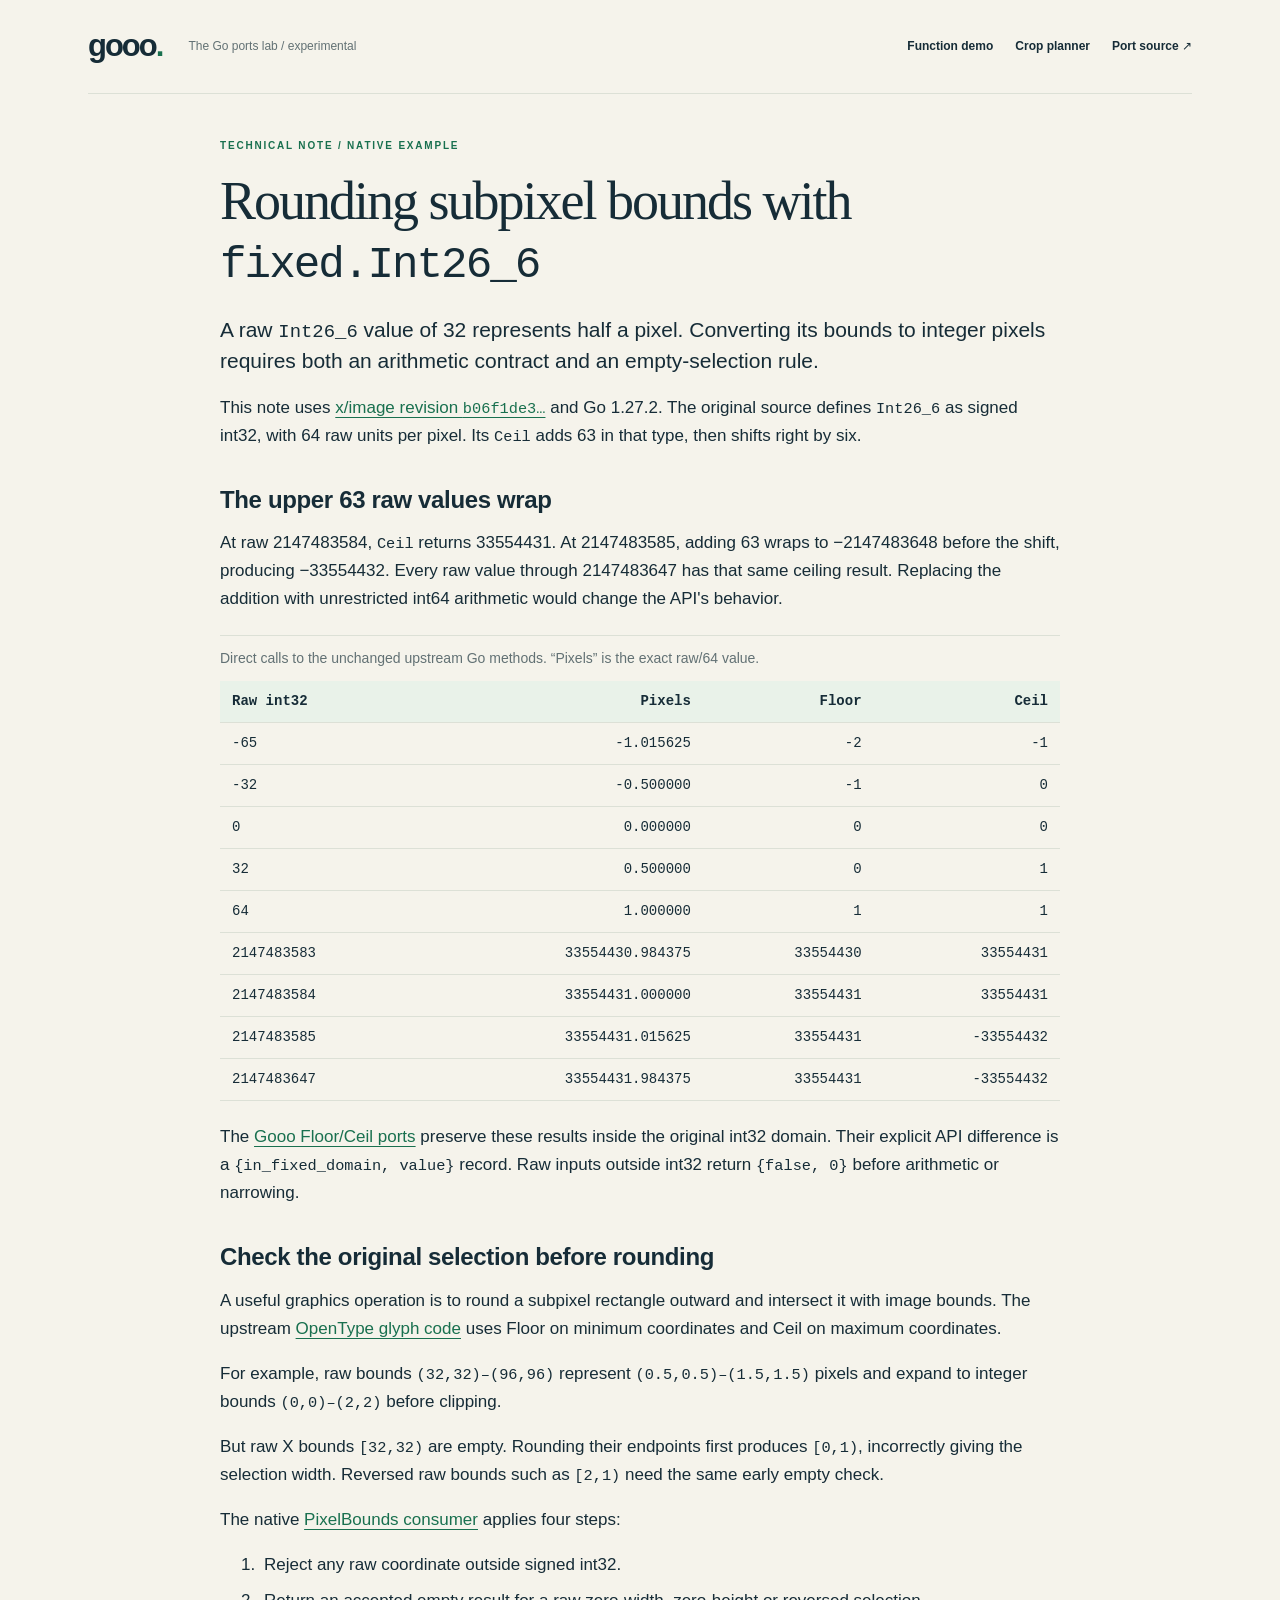
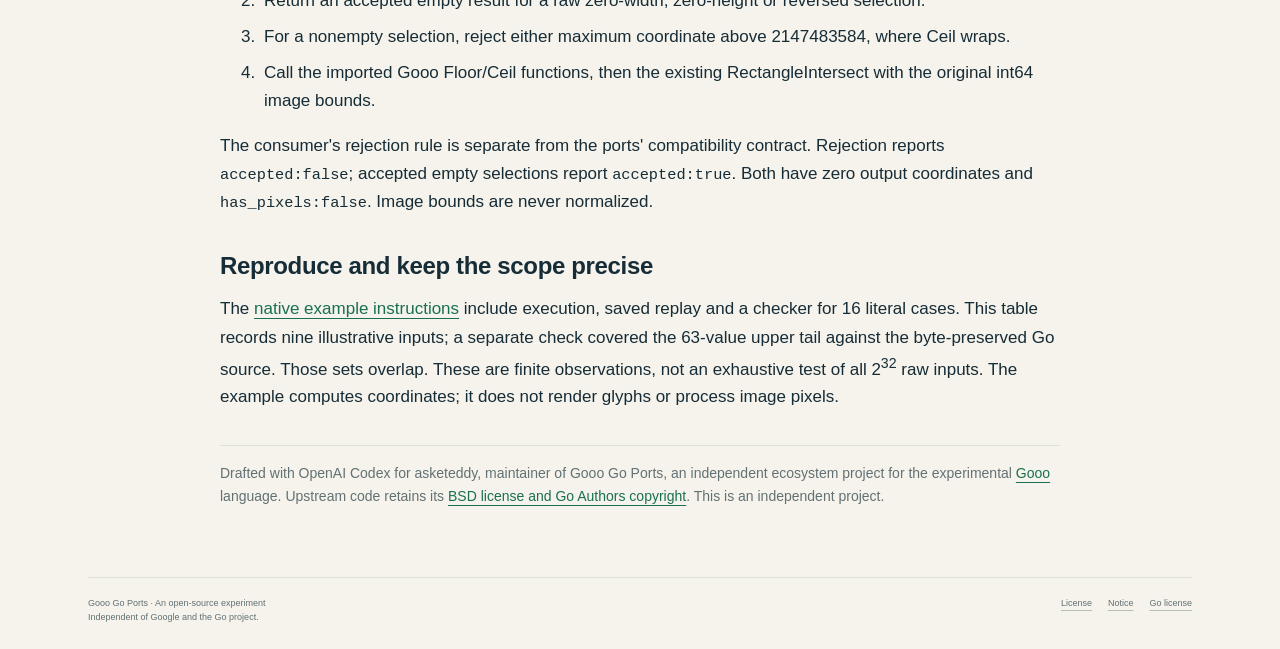
<file: site/fixed-point-bounds.html>
<!doctype html>
<html lang="en">
<head>
  <meta charset="utf-8">
  <meta name="viewport" content="width=device-width, initial-scale=1">
  <meta name="description" content="See how signed Q26.6 bounds become integer pixels: preserve Go Int26_6.Ceil overflow, check empty selections before rounding, and clip with a native Gooo example.">
  <meta name="theme-color" content="#f5f3eb">
  <title>Rounding subpixel bounds with fixed.Int26_6 — Gooo ports</title>
  <link rel="canonical" href="https://kimjooyoon.github.io/gooo-go-ports/fixed-point-bounds.html">
  <link rel="stylesheet" href="./style.css">
  <style>
    .technical-note {
      max-width: 840px;
      margin: 0 auto;
      padding: 44px 0 52px;
      font-size: 17px;
      line-height: 1.65;
    }

    .technical-note h1 {
      margin-bottom: 24px;
    }

    .technical-note h1 code {
      font-size: .82em;
      white-space: normal;
    }

    .technical-note h2 {
      margin: 34px 0 14px;
      font-size: 24px;
      line-height: 1.3;
    }

    .technical-note p {
      margin-bottom: 17px;
    }

    .technical-note .lede {
      font-size: 21px;
      line-height: 1.5;
    }

    .technical-note a {
      color: var(--green);
    }

    .technical-note code {
      font: .9em ui-monospace, SFMono-Regular, Consolas, monospace;
      overflow-wrap: anywhere;
    }

    .technical-note .table-scroll {
      overflow-x: auto;
      margin: 22px 0;
      border-top: 1px solid var(--line);
    }

    .technical-note .table-scroll:focus-visible {
      outline: 3px solid #79ae89;
      outline-offset: 4px;
    }

    .technical-note table {
      width: 100%;
      border-collapse: collapse;
      font: 14px/1.5 ui-monospace, SFMono-Regular, Consolas, monospace;
      font-variant-numeric: tabular-nums;
    }

    .technical-note caption {
      margin: 12px 0;
      color: var(--muted);
      font: 14px/1.5 ui-sans-serif, sans-serif;
      text-align: left;
    }

    .technical-note th,
    .technical-note td {
      padding: 10px 12px;
      border-bottom: 1px solid var(--line);
      text-align: right;
      white-space: nowrap;
    }

    .technical-note th {
      background: var(--green-light);
      font-weight: 650;
    }

    .technical-note th:first-child,
    .technical-note td:first-child {
      text-align: left;
    }

    .technical-note li {
      margin: 8px 0;
      padding-left: 4px;
    }

    .technical-note .note-disclosure {
      margin-top: 34px;
      padding-top: 16px;
      border-top: 1px solid var(--line);
      color: var(--muted);
      font-size: 14px;
    }

    @media (max-width: 620px) {
      .technical-note {
        padding: 30px 0 36px;
        font-size: 16px;
      }

      .technical-note .lede {
        font-size: 19px;
      }

      .technical-note th,
      .technical-note td {
        padding: 9px 8px;
      }
    }
  </style>
</head>
<body>
  <a class="skip-link" href="#note-title">Skip to the note</a>
  <div class="page-shell">
    <header class="masthead">
      <a class="wordmark" href="https://github.com/kimjooyoon/meta-ontology-go" aria-label="Gooo language on GitHub">gooo<span class="wordmark-dot" aria-hidden="true">.</span></a>
      <span class="masthead-caption">The Go ports lab / experimental</span>
      <nav class="repository-links" aria-label="Related pages">
        <a class="text-link" href="./">Function demo</a>
        <a class="text-link" href="./crop-planner.html">Crop planner</a>
        <a class="text-link" href="https://github.com/kimjooyoon/gooo-go-ports">Port source ↗</a>
      </nav>
    </header>
    <main class="technical-note" aria-labelledby="note-title">
      <p class="eyebrow">TECHNICAL NOTE / NATIVE EXAMPLE</p>
      <h1 id="note-title">Rounding subpixel bounds with <code>fixed.Int26_6</code></h1>
      <p class="lede">A raw <code>Int26_6</code> value of 32 represents half a pixel. Converting its bounds to integer pixels requires both an arithmetic contract and an empty-selection rule.</p>
      <p>This note uses <a href="https://github.com/golang/image/blob/b06f1de3f4900ff828b8f114c37eb9ea10dfed90/math/fixed/fixed.go#L19-L52">x/image revision <code>b06f1de3…</code></a> and Go 1.27.2. The original source defines <code>Int26_6</code> as signed int32, with 64 raw units per pixel. Its <code>Ceil</code> adds 63 in that type, then shifts right by six.</p>
      <h2>The upper 63 raw values wrap</h2>
      <p>At raw 2147483584, <code>Ceil</code> returns 33554431. At 2147483585, adding 63 wraps to −2147483648 before the shift, producing −33554432. Every raw value through 2147483647 has that same ceiling result. Replacing the addition with unrestricted int64 arithmetic would change the API's behavior.</p>
      <div class="table-scroll" role="region" aria-label="Fixed-point reference results" tabindex="0"><table>
      <caption>Direct calls to the unchanged upstream Go methods. “Pixels” is the exact raw/64 value.</caption>
      <thead><tr><th scope="col">Raw int32</th><th scope="col">Pixels</th><th scope="col">Floor</th><th scope="col">Ceil</th></tr></thead>
      <tbody>
      <tr><td>-65</td><td>-1.015625</td><td>-2</td><td>-1</td></tr>
      <tr><td>-32</td><td>-0.500000</td><td>-1</td><td>0</td></tr>
      <tr><td>0</td><td>0.000000</td><td>0</td><td>0</td></tr>
      <tr><td>32</td><td>0.500000</td><td>0</td><td>1</td></tr>
      <tr><td>64</td><td>1.000000</td><td>1</td><td>1</td></tr>
      <tr><td>2147483583</td><td>33554430.984375</td><td>33554430</td><td>33554431</td></tr>
      <tr><td>2147483584</td><td>33554431.000000</td><td>33554431</td><td>33554431</td></tr>
      <tr><td>2147483585</td><td>33554431.015625</td><td>33554431</td><td>-33554432</td></tr>
      <tr><td>2147483647</td><td>33554431.984375</td><td>33554431</td><td>-33554432</td></tr>
      </tbody></table></div>
      <p>The <a href="https://github.com/kimjooyoon/gooo-go-ports/blob/82b4a1c627b1355bb312fe0f397261d9202ee2cd/ports/image/fixed.gooo">Gooo Floor/Ceil ports</a> preserve these results inside the original int32 domain. Their explicit API difference is a <code>{in_fixed_domain, value}</code> record. Raw inputs outside int32 return <code>{false, 0}</code> before arithmetic or narrowing.</p>
      <h2>Check the original selection before rounding</h2>
      <p>A useful graphics operation is to round a subpixel rectangle outward and intersect it with image bounds. The upstream <a href="https://github.com/golang/image/blob/b06f1de3f4900ff828b8f114c37eb9ea10dfed90/font/opentype/opentype.go#L159-L178">OpenType glyph code</a> uses Floor on minimum coordinates and Ceil on maximum coordinates.</p>
      <p>For example, raw bounds <code>(32,32)–(96,96)</code> represent <code>(0.5,0.5)–(1.5,1.5)</code> pixels and expand to integer bounds <code>(0,0)–(2,2)</code> before clipping.</p>
      <p>But raw X bounds <code>[32,32)</code> are empty. Rounding their endpoints first produces <code>[0,1)</code>, incorrectly giving the selection width. Reversed raw bounds such as <code>[2,1)</code> need the same early empty check.</p>
      <p>The native <a href="https://github.com/kimjooyoon/gooo-go-ports/blob/82b4a1c627b1355bb312fe0f397261d9202ee2cd/examples/fixed-pixel-bounds/main.gooo">PixelBounds consumer</a> applies four steps:</p>
      <ol>
      <li>Reject any raw coordinate outside signed int32.</li>
      <li>Return an accepted empty result for a raw zero-width, zero-height or reversed selection.</li>
      <li>For a nonempty selection, reject either maximum coordinate above 2147483584, where Ceil wraps.</li>
      <li>Call the imported Gooo Floor/Ceil functions, then the existing RectangleIntersect with the original int64 image bounds.</li>
      </ol>
      <p>The consumer's rejection rule is separate from the ports' compatibility contract. Rejection reports <code>accepted:false</code>; accepted empty selections report <code>accepted:true</code>. Both have zero output coordinates and <code>has_pixels:false</code>. Image bounds are never normalized.</p>
      <h2>Reproduce and keep the scope precise</h2>
      <p>The <a href="https://github.com/kimjooyoon/gooo-go-ports/blob/82b4a1c627b1355bb312fe0f397261d9202ee2cd/examples/fixed-pixel-bounds/README.md#run-and-verify">native example instructions</a> include execution, saved replay and a checker for 16 literal cases. This table records nine illustrative inputs; a separate check covered the 63-value upper tail against the byte-preserved Go source. Those sets overlap. These are finite observations, not an exhaustive test of all 2<sup>32</sup> raw inputs. The example computes coordinates; it does not render glyphs or process image pixels.</p>
      <aside class="note-disclosure" aria-label="Authorship and attribution"><p>Drafted with OpenAI Codex for asketeddy, maintainer of Gooo Go Ports, an independent ecosystem project for the experimental <a href="https://github.com/kimjooyoon/meta-ontology-go">Gooo</a> language. Upstream code retains its <a href="https://github.com/golang/image/blob/b06f1de3f4900ff828b8f114c37eb9ea10dfed90/LICENSE">BSD license and Go Authors copyright</a>. This is an independent project.</p></aside>
    </main>
    <footer><span>Gooo Go Ports · An open-source experiment<br>Independent of Google and the Go project.</span><nav class="license-links" aria-label="Licenses and attribution"><a href="./LICENSE">License</a><a href="./NOTICE">Notice</a><a href="./third_party/GO-LICENSE">Go license</a></nav></footer>
  </div>
</body>
</html>
</file>
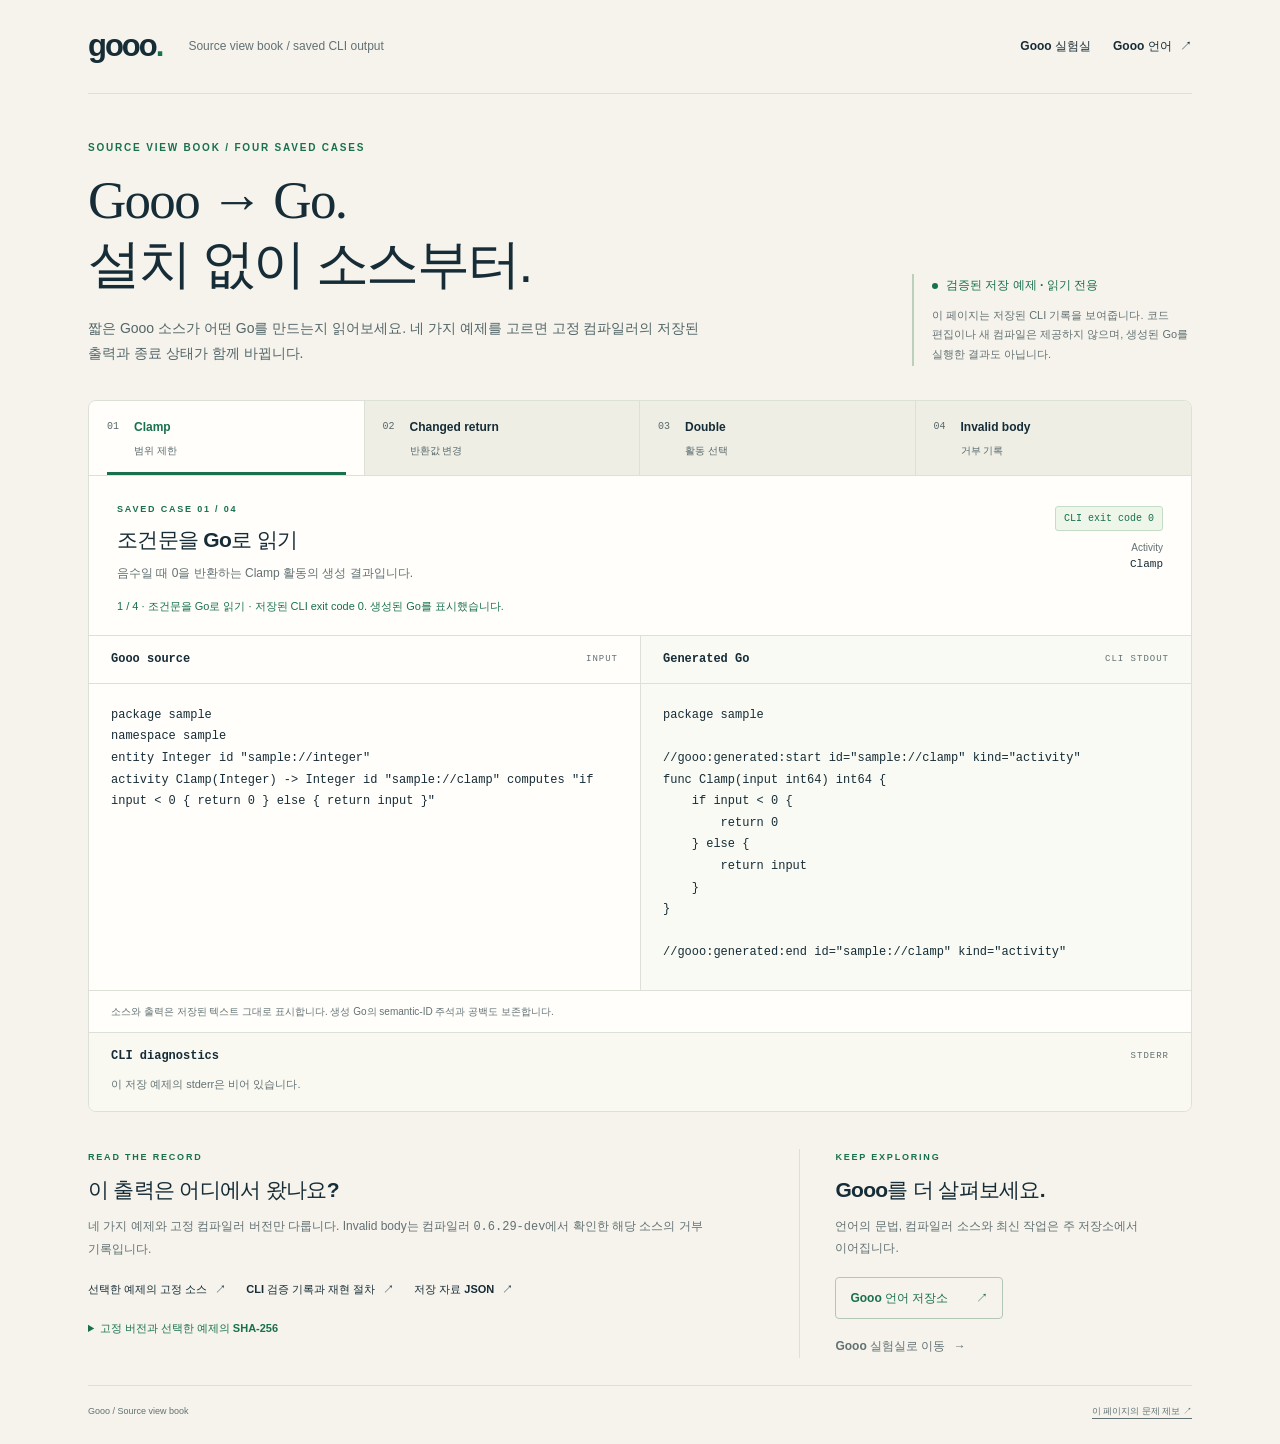
<file: site/source-view.html>
<!doctype html>
<html lang="ko">
<head>
  <meta charset="utf-8">
  <meta name="viewport" content="width=device-width, initial-scale=1">
  <meta name="description" content="설치 없이 Gooo 소스와 생성된 Go를 비교하세요. 고정 컴파일러로 검증한 네 가지 저장 CLI 예제를 읽기 전용으로 보여줍니다.">
  <meta name="theme-color" content="#f5f3eb">
  <title>Gooo → Go — 네 가지 저장 소스 비교</title>
  <link rel="canonical" href="https://kimjooyoon.github.io/gooo-go-ports/source-view.html">
  <link rel="stylesheet" href="./style.css">
  <link rel="stylesheet" href="./source-view.css">
  <script defer src="./source-view.js"></script>
</head>
<body class="source-view-page">
  <a class="skip-link" href="#source-cases">저장 예제로 이동</a>
  <div class="page-shell">
    <header class="masthead">
      <a class="wordmark" href="https://github.com/kimjooyoon/meta-ontology-go" aria-label="GitHub의 Gooo 언어 저장소">gooo<span class="wordmark-dot" aria-hidden="true">.</span></a>
      <span class="masthead-caption" lang="en">Source view book / saved CLI output</span>
      <nav class="repository-links" aria-label="관련 페이지">
        <a class="text-link" href="./">Gooo 실험실</a>
        <a class="text-link" href="https://github.com/kimjooyoon/meta-ontology-go">Gooo 언어 <span aria-hidden="true">↗</span></a>
      </nav>
    </header>

    <main>
      <section class="source-intro" aria-labelledby="source-title">
        <div>
          <p class="eyebrow" lang="en">SOURCE VIEW BOOK / FOUR SAVED CASES</p>
          <h1 id="source-title"><span lang="en">Gooo → Go.</span><br>설치 없이 소스부터.</h1>
          <p class="source-intro-copy">짧은 Gooo 소스가 어떤 Go를 만드는지 읽어보세요. 네 가지 예제를 고르면 고정 컴파일러의 저장된 출력과 종료 상태가 함께 바뀝니다.</p>
        </div>
        <aside class="source-scope" aria-label="이 페이지의 범위">
          <p class="source-readonly"><span class="source-scope-dot" aria-hidden="true"></span>검증된 저장 예제 · 읽기 전용</p>
          <p>이 페이지는 저장된 CLI 기록을 보여줍니다. 코드 편집이나 새 컴파일은 제공하지 않으며, 생성된 Go를 실행한 결과도 아닙니다.</p>
        </aside>
      </section>

      <section class="source-book" aria-labelledby="source-case-title">
        <div id="source-cases" class="source-cases" role="group" aria-label="저장 예제 네 가지" tabindex="-1">
          <button type="button" data-source-case="clamp" aria-pressed="false" aria-controls="source-comparison source-diagnostics" disabled><span class="source-case-number" aria-hidden="true">01</span><span lang="en">Clamp</span><span class="source-case-hint">범위 제한</span></button>
          <button type="button" data-source-case="changed" aria-pressed="false" aria-controls="source-comparison source-diagnostics" disabled><span class="source-case-number" aria-hidden="true">02</span><span lang="en">Changed return</span><span class="source-case-hint">반환값 변경</span></button>
          <button type="button" data-source-case="double" aria-pressed="false" aria-controls="source-comparison source-diagnostics" disabled><span class="source-case-number" aria-hidden="true">03</span><span lang="en">Double</span><span class="source-case-hint">활동 선택</span></button>
          <button type="button" data-source-case="invalid-body" aria-pressed="false" aria-controls="source-comparison source-diagnostics" disabled><span class="source-case-number" aria-hidden="true">04</span><span lang="en">Invalid body</span><span class="source-case-hint">거부 기록</span></button>
        </div>

        <div class="source-case-heading">
          <div>
            <p id="source-case-index" class="eyebrow" lang="en">SAVED CASE</p>
            <h2 id="source-case-title">저장 예제를 불러오는 중입니다.</h2>
            <p id="source-case-description" class="source-case-description"></p>
          </div>
          <div class="source-case-state">
            <span id="source-exit" class="source-exit" hidden></span>
            <p id="source-activity-wrap" hidden><span lang="en">Activity</span> <code id="source-activity"></code></p>
          </div>
        </div>

        <div class="source-load-state">
          <p id="source-status" class="source-status" role="status" aria-live="polite" aria-atomic="true">저장된 소스와 CLI 출력을 불러오는 중…</p>
          <button id="source-retry" class="text-button" type="button" hidden>다시 불러오기</button>
          <p id="source-load-error" class="source-load-error" role="alert" hidden></p>
        </div>

        <div id="source-comparison" class="source-comparison" aria-busy="true">
          <section class="source-code-panel" aria-labelledby="source-input-title">
            <div class="source-panel-heading"><h3 id="source-input-title" lang="en">Gooo source</h3><span lang="en">INPUT</span></div>
            <pre class="source-code" tabindex="0" aria-labelledby="source-input-title" aria-describedby="source-exact-note"><code id="source-input"></code></pre>
          </section>
          <section class="source-code-panel source-go-panel" aria-labelledby="source-go-title">
            <div class="source-panel-heading"><h3 id="source-go-title" lang="en">Generated Go</h3><span lang="en">CLI STDOUT</span></div>
            <pre id="source-stdout-pre" class="source-code" tabindex="0" aria-labelledby="source-go-title" aria-describedby="source-exact-note"><code id="source-stdout"></code></pre>
            <p id="source-no-stdout" class="source-empty" hidden>이 저장 예제의 stdout은 비어 있습니다. 아래 stderr에서 CLI 진단을 확인하세요.</p>
          </section>
        </div>
        <p id="source-exact-note" class="source-exact-note">소스와 출력은 저장된 텍스트 그대로 표시합니다. 생성 Go의 semantic-ID 주석과 공백도 보존합니다.</p>

        <section id="source-diagnostics" class="source-diagnostics" aria-labelledby="source-stderr-title">
          <div class="source-panel-heading"><h3 id="source-stderr-title" lang="en">CLI diagnostics</h3><span lang="en">STDERR</span></div>
          <p id="source-no-stderr" class="source-help">예제를 불러오면 저장된 진단을 확인할 수 있습니다.</p>
          <pre id="source-stderr-pre" class="source-code source-stderr" tabindex="0" aria-labelledby="source-stderr-title" hidden><code id="source-stderr"></code></pre>
        </section>
      </section>

      <noscript><p class="source-noscript">예제를 전환하려면 JavaScript가 필요합니다. <a href="./source-view.json">저장 자료 JSON</a> 또는 <a href="https://github.com/kimjooyoon/meta-ontology-go">Gooo 언어 저장소</a>에서 소스를 읽을 수 있습니다.</p></noscript>

      <section class="source-notes" aria-labelledby="source-evidence-title">
        <div>
          <p class="eyebrow" lang="en">READ THE RECORD</p>
          <h2 id="source-evidence-title">이 출력은 어디에서 왔나요?</h2>
          <p>네 가지 예제와 고정 컴파일러 버전만 다룹니다. <span lang="en">Invalid body</span>는 컴파일러 <code>0.6.29-dev</code>에서 확인한 해당 소스의 거부 기록입니다.</p>
          <div class="source-record-links">
            <a id="source-frozen-link" class="text-link" hidden>선택한 예제의 고정 소스 <span aria-hidden="true">↗</span></a>
            <a id="source-evidence-link" class="text-link" hidden>CLI 검증 기록과 재현 절차 <span aria-hidden="true">↗</span></a>
            <a class="text-link" href="./source-view.json">저장 자료 JSON <span aria-hidden="true">↗</span></a>
          </div>
          <details class="source-evidence-details">
            <summary>고정 버전과 선택한 예제의 SHA-256</summary>
            <dl class="source-build-details">
              <div><dt lang="en">Compiler version</dt><dd id="source-compiler-version">불러오는 중</dd></div>
              <div><dt lang="en">Compiler revision</dt><dd id="source-compiler-revision">불러오는 중</dd></div>
              <div><dt lang="en">Go toolchain</dt><dd id="source-go-version">불러오는 중</dd></div>
              <div><dt lang="en">Source SHA-256</dt><dd id="source-input-hash">불러오는 중</dd></div>
              <div><dt lang="en">Stdout SHA-256</dt><dd id="source-stdout-hash">불러오는 중</dd></div>
              <div><dt lang="en">Stderr SHA-256</dt><dd id="source-stderr-hash">불러오는 중</dd></div>
            </dl>
            <p class="source-help">SHA-256은 저장 자료에 기록된 파일 바인딩 값입니다. 검증 과정과 원본 파일은 위 CLI 기록에서 확인할 수 있습니다.</p>
          </details>
        </div>
        <aside class="source-next" aria-labelledby="source-next-title">
          <p class="eyebrow" lang="en">KEEP EXPLORING</p>
          <h2 id="source-next-title">Gooo를 더 살펴보세요.</h2>
          <p>언어의 문법, 컴파일러 소스와 최신 작업은 주 저장소에서 이어집니다.</p>
          <a class="source-language-link" href="https://github.com/kimjooyoon/meta-ontology-go">Gooo 언어 저장소 <span aria-hidden="true">↗</span></a>
          <p class="source-next-demo"><a class="text-link" href="./">Gooo 실험실로 이동 <span aria-hidden="true">→</span></a></p>
        </aside>
      </section>
    </main>
    <footer><span lang="en">Gooo / Source view book</span><a href="https://github.com/kimjooyoon/gooo-go-ports/issues/new?template=problem.yml">이 페이지의 문제 제보 <span aria-hidden="true">↗</span></a></footer>
  </div>
</body>
</html>
</file>
<file: site/style.css>
:root {
  color-scheme: light;
  --paper: #f5f3eb;
  --ink: #162c37;
  --muted: #627174;
  --green: #19704f;
  --green-light: #e9f2e9;
  --line: #dce0d6;
  --white: #fffefa;
  --error: #9b3c2a;
  font-family: Inter, ui-sans-serif, -apple-system, BlinkMacSystemFont, "Segoe UI", sans-serif;
  font-synthesis: none
}

* {
  box-sizing: border-box
}

html {
  scroll-behavior: smooth
}

body {
  margin: 0;
  background: var(--paper);
  color: var(--ink);
  font-size: 15px;
  line-height: 1.55
}

button, input, select {
  font: inherit
}

button, a, input, select, summary {
  -webkit-tap-highlight-color: transparent
}

button {
  cursor: pointer
}

button:disabled {
  cursor: wait;
  opacity: .5
}

button:focus-visible, a:focus-visible, input:focus-visible, select:focus-visible, summary:focus-visible {
  outline: 3px solid #79ae89;
  outline-offset: 4px
}

a {
  color: inherit;
  text-decoration-thickness: 1px;
  text-underline-offset: 4px
}

button, input, select {
  border-radius: 6px
}

[hidden] {
  display: none!important
}

.page-shell {
  max-width: 1184px;
  margin: 0 auto;
  padding: 0 40px
}

.skip-link {
  position: absolute;
  left: 16px;
  top: -100px;
  padding: 12px;
  background: var(--white);
  z-index: 5
}

.skip-link:focus {
  top: 16px
}

.masthead {
  min-height: 94px;
  display: flex;
  align-items: center;
  gap: 26px;
  border-bottom: 1px solid var(--line)
}

.wordmark {
  font-weight: 800;
  font-size: 31px;
  letter-spacing: -2px;
  text-decoration: none
}

.wordmark-dot, .title-dot {
  color: var(--green)
}

.masthead-caption {
  font-size: 12px;
  color: var(--muted)
}

.repository-links {
  display: flex;
  flex-wrap: wrap;
  justify-content: flex-end;
  gap: 8px 22px;
  margin-left: auto
}

.repository-links a {
  white-space: nowrap
}

.text-link {
  font-weight: 600;
  font-size: 12px;
  text-decoration: none
}

.text-link:hover {
  text-decoration: underline
}

.text-link span {
  margin-left: 5px
}

.introduction {
  display: flex;
  justify-content: space-between;
  align-items: flex-end;
  gap: 30px;
  padding: 47px 0 33px
}

.eyebrow {
  font-size: 10px;
  font-weight: 750;
  letter-spacing: 1.8px;
  margin: 0 0 12px;
  color: var(--green)
}

h1, h2, p {
  margin-top: 0
}

h1 {
  font-family: Georgia, "Times New Roman", serif;
  font-size: clamp(36px, 4.4vw, 54px);
  font-weight: 400;
  letter-spacing: -2px;
  line-height: 1.08;
  margin-bottom: 15px
}

.intro-copy {
  font-size: 15px;
  color: #53666a;
  margin-bottom: 0;
  line-height: 1.65
}

.runtime-note {
  max-width: 285px;
  padding-bottom: 3px;
  flex-shrink: 0
}

.runtime-note>p {
  margin: 10px 0 0;
  font-size: 11px;
  color: var(--muted);
  line-height: 1.7
}

.runtime-status {
  display: flex;
  align-items: center;
  gap: 8px;
  font-size: 11px;
  font-weight: 600;
  max-width: 285px
}

.status-dot {
  height: 7px;
  width: 7px;
  flex-shrink: 0;
  background: #b58b40;
  border-radius: 50%
}

.runtime-status.ready .status-dot {
  background: var(--green);
  box-shadow: 0 0 0 4px #19704f0e
}

.runtime-status.error {
  color: var(--error)
}

.runtime-status.error .status-dot {
  background: var(--error)
}

.text-button {
  padding: 0;
  background: transparent;
  border: 0;
  color: var(--green);
  font-size: 12px;
  text-decoration: underline;
  text-underline-offset: 3px;
  margin-top: 10px
}

.workbench {
  border: 1px solid #d2d9ce;
  border-radius: 11px;
  background: var(--white);
  overflow: hidden;
  box-shadow: 0 12px 32px #23392b05;
  scroll-margin-top: 20px
}

.scenario-bar {
  display: flex;
  align-items: center;
  justify-content: space-between;
  gap: 16px;
  background: #eeeee6;
  border-bottom: 1px solid #d8ddd2;
  padding: 0 27px
}

.scenario-options {
  display: flex;
  gap: 24px
}

.scenario {
  background: transparent;
  border: 0;
  border-bottom: 3px solid transparent;
  border-radius: 0;
  padding: 16px 0 13px;
  font-size: 13px;
  font-weight: 650;
  color: var(--muted);
  white-space: nowrap
}

.scenario:hover {
  color: var(--ink)
}

.scenario.active {
  border-bottom-color: var(--green);
  color: var(--ink)
}

.scenario-number {
  font-size: 9px;
  margin-right: 7px;
  color: #859088;
  font-weight: 500
}

.scenario.active .scenario-number {
  color: var(--green)
}

.function-count {
  font-size: 10px;
  color: var(--muted)
}

.workbench-body {
  display: grid;
  grid-template-columns: 1fr 1fr
}

.controls {
  padding: 28px 31px 30px;
  border-right: 1px solid var(--line)
}

label {
  display: block;
  font-size: 11px;
  font-weight: 700;
  margin-bottom: 8px
}

.select-wrap {
  position: relative
}

.select-wrap::after {
  content: "⌄";
  position: absolute;
  right: 15px;
  top: 7px;
  font-size: 19px;
  pointer-events: none;
  color: var(--muted)
}

select {
  width: 100%;
  appearance: none;
  background: var(--white);
  border: 1px solid #bdc8bc;
  color: var(--ink);
  padding: 11px 37px 11px 13px;
  font-family: ui-monospace, SFMono-Regular, Consolas, monospace;
  font-size: 13px;
  line-height: 1.5
}

input {
  width: 100%;
  border: 1px solid #bdc8bc;
  background: #fafbf6;
  color: var(--ink);
  padding: 10px 13px;
  font-size: 23px;
  font-family: ui-monospace, SFMono-Regular, Consolas, monospace;
  letter-spacing: -.7px;
  line-height: 1.4;
  min-width: 0
}

.field-description {
  color: var(--muted);
  font-size: 11px;
  line-height: 1.6;
  margin: 10px 0 20px;
  min-height: 35px
}

.input-fields {
  display: flex;
  gap: 12px
}

.input-field {
  flex: 1;
  min-width: 0
}

.domain {
  display: flex;
  align-items: center;
  gap: 7px;
  font-size: 10px;
  color: var(--muted);
  margin: 9px 0 0
}

.domain code {
  font-size: 10px;
  color: var(--ink);
  background: #ecefe5;
  border-radius: 3px;
  padding: 1px 5px;
  white-space: normal
}

.input-range {
  font-family: ui-monospace, SFMono-Regular, Consolas, monospace;
  font-size: 9px;
  line-height: 1.6;
  color: var(--muted);
  margin: 4px 0 0;
  overflow-wrap: anywhere
}

.input-help {
  font-size: 10px;
  line-height: 1.55;
  color: var(--muted);
  margin: 8px 0 20px;
  min-height: 30px
}

.run-actions {
  display: flex;
  align-items: center;
  gap: 17px
}

.primary-button, .secondary-button {
  display: inline-flex;
  align-items: center;
  justify-content: space-between;
  gap: 30px;
  border: 1px solid transparent;
  padding: 12px 17px;
  font-size: 12px;
  font-weight: 650;
  line-height: 1.5;
  transition: background .15s
}

.primary-button {
  color: #fff;
  background: var(--green);
  min-width: 180px
}

.primary-button:hover:not(:disabled) {
  background: #12593e
}

.primary-button span, .secondary-button span {
  font-size: 17px;
  line-height: 1
}

.keyboard-hint {
  font-size: 10px;
  color: var(--muted)
}

.share-actions {
  margin-top: 14px
}

.share-actions .text-button {
  font-size: 11px
}

.share-status {
  font-size: 12px;
  line-height: 1.6;
  color: var(--green);
  padding: 10px 12px;
  background: #e7f0e4;
  border-radius: 4px
}

.share-status.error {
  color: var(--error);
  background: #f6eae1
}

.share-reset {
  margin: 0 0 18px
}

#share-fallback {
  margin-top: 12px
}

#share-url {
  width: 100%;
  resize: vertical;
  padding: 9px;
  border: 1px solid var(--line);
  border-radius: 4px;
  background: #fff;
  font: 11px/1.5 ui-monospace, SFMono-Regular, Consolas, monospace
}

.result-panel {
  padding: 29px 31px 22px;
  background: linear-gradient(145deg, #f8faf3, #f0f4ec);
  display: flex;
  flex-direction: column;
  min-width: 0
}

.panel-heading {
  display: flex;
  align-items: center;
  justify-content: space-between;
  gap: 10px
}

.panel-heading h2 {
  font-size: 11px;
  margin: 0;
  font-weight: 700
}

.result-badge {
  font-size: 8px;
  letter-spacing: 1px;
  border: 1px solid #ced8c8;
  border-radius: 4px;
  color: #718071;
  padding: 3px 6px;
  font-weight: 600
}

.result-badge.success {
  color: var(--green);
  border-color: #bbd2bc;
  background: #e7f0e4
}

.result-badge.error {
  color: var(--error);
  border-color: #ddbeb1;
  background: #f6eae1
}

.result-content {
  flex: 1;
  display: flex;
  flex-direction: column;
  justify-content: center;
  min-height: 195px;
  padding: 27px 0
}

.result-placeholder {
  font-family: Georgia, "Times New Roman", serif;
  font-size: 27px;
  line-height: 1.2;
  letter-spacing: -.8px;
  color: #7c8980;
  margin: 0 0 12px;
  max-width: 235px
}

.result-placeholder>span {
  display: block;
  margin-top: 16px;
  font-family: ui-sans-serif, sans-serif;
  font-size: 22px;
  color: #8b9e8c
}

.result-detail {
  color: var(--muted);
  font-size: 11px;
  margin: 0
}

.result-type {
  color: var(--green);
  font-size: 10px;
  font-weight: 650;
  letter-spacing: .8px;
  margin-bottom: 8px;
  text-transform: uppercase
}

.result-value {
  font-family: ui-monospace, SFMono-Regular, Consolas, monospace;
  font-size: clamp(22px, 3vw, 38px);
  line-height: 1.2;
  letter-spacing: -1.4px;
  overflow-wrap: anywhere;
  margin-bottom: 12px;
  color: var(--ink)
}

.result-value.text-result {
  font-family: Georgia, "Times New Roman", serif;
  font-size: clamp(27px, 3.3vw, 41px);
  letter-spacing: -1px
}

.result-value.boolean-true {
  color: var(--green)
}

.result-empty {
  font-size: 32px
}

.result-error {
  font-size: 16px;
  color: var(--error);
  line-height: 1.5;
  overflow-wrap: anywhere;
  margin-bottom: 12px
}

.pair-result {
  display: grid;
  grid-template-columns: 1fr 1fr;
  gap: 18px;
  margin: 4px 0 12px
}

.pair-part {
  padding-left: 13px;
  border-left: 2px solid #bfd2be
}

.pair-part span {
  font-size: 10px;
  color: var(--muted)
}

.pair-part strong {
  display: block;
  font-family: ui-monospace, SFMono-Regular, Consolas, monospace;
  font-size: 28px;
  font-weight: 500;
  line-height: 1.4;
  letter-spacing: -1px
}

.source-line {
  display: flex;
  gap: 14px;
  align-items: baseline;
  border-top: 1px solid #d4dfcf;
  padding-top: 15px;
  font-size: 10px
}

.source-line>span {
  color: var(--muted);
  white-space: nowrap
}

.source-line code {
  overflow-wrap: anywhere;
  font-size: 11px
}

.source-link {
  font-size: 10px;
  margin-top: 8px;
  width: fit-content
}

.raw-result {
  margin-bottom: 18px
}

.raw-result summary {
  color: var(--muted);
  font-size: 10px;
  cursor: pointer
}

.raw-result pre {
  font-size: 10px;
  line-height: 1.6;
  white-space: pre-wrap;
  overflow-wrap: anywhere;
  background: #ffffff80;
  border: 1px solid #d8e0d2;
  border-radius: 5px;
  padding: 10px;
  max-height: 220px;
  overflow: auto;
  margin: 8px 0 0
}

.checks-panel {
  display: flex;
  align-items: center;
  justify-content: space-between;
  gap: 38px;
  padding: 29px 0 30px;
  margin: 0;
  border-bottom: 1px solid var(--line)
}

.checks-copy {
  max-width: 560px
}

.checks-copy .eyebrow {
  font-size: 9px;
  margin-bottom: 7px
}

h2 {
  font-size: 17px;
  letter-spacing: -.35px;
  font-weight: 600;
  line-height: 1.4;
  margin-bottom: 8px
}

.checks-copy>p:last-child {
  font-size: 11px;
  color: var(--muted);
  line-height: 1.65;
  margin: 0
}

.checks-action {
  width: 266px;
  flex-shrink: 0
}

.secondary-button {
  border-color: #b5c3b3;
  background: transparent;
  width: 100%;
  color: var(--ink);
  font-size: 11px
}

.secondary-button:hover:not(:disabled) {
  background: #e8ede2
}

.checks-status {
  font-size: 10px;
  line-height: 1.6;
  margin: 8px 0 0;
  color: var(--muted)
}

.checks-status.error {
  color: var(--error)
}

.checks-status.success {
  color: var(--green)
}

progress {
  display: block;
  width: 100%;
  height: 4px;
  margin-top: 10px;
  accent-color: var(--green)
}

.about-grid {
  display: grid;
  grid-template-columns: 1fr 1fr;
  gap: 65px;
  padding: 35px 0 40px
}

.about-grid .eyebrow {
  font-size: 9px;
  margin-bottom: 10px
}

.scope-copy>p:not(.eyebrow) {
  font-size: 12px;
  color: var(--muted);
  line-height: 1.75;
  margin-bottom: 14px
}

.scope-copy {
  min-width: 0
}

.language-example {
  white-space: pre-wrap;
  overflow-wrap: anywhere;
  padding: 16px;
  margin: 0 0 14px;
  border: 1px solid var(--line);
  border-radius: 6px;
  background: var(--white);
  font-size: 11px;
  line-height: 1.8
}

.language-links {
  display: flex;
  flex-wrap: wrap;
  gap: 10px 22px
}

.provenance-card {
  border-left: 1px solid var(--line);
  padding-left: 31px
}

.metadata-status {
  font-size: 11px;
  color: var(--muted)
}

.build-details {
  font-size: 11px;
  margin: 15px 0
}

.build-details>div {
  display: flex;
  justify-content: space-between;
  gap: 14px;
  padding: 5px 0
}

.build-details dt {
  color: var(--muted)
}

.build-details dd {
  margin: 0;
  text-align: right;
  font-family: ui-monospace, SFMono-Regular, Consolas, monospace;
  overflow-wrap: anywhere
}

.build-details a {
  text-decoration-color: #c1ccbb
}

.evidence-links {
  display: flex;
  flex-wrap: wrap;
  gap: 8px 17px;
  font-size: 10px
}

.evidence-links a {
  text-decoration-color: #9eb39e
}

.evidence-note {
  font-size: 10px;
  line-height: 1.6;
  color: var(--muted);
  margin: 14px 0 0
}

footer {
  border-top: 1px solid var(--line);
  padding: 19px 0 25px;
  display: flex;
  justify-content: space-between;
  gap: 20px;
  color: var(--muted);
  font-size: 9px
}

@media(min-width:1300px) {
  .introduction {
    padding-top: 54px;
    padding-bottom: 38px
  }

  .controls {
    padding: 30px 35px
  }

  .result-panel {
    padding: 31px 35px 24px
  }

}

@media(max-width:850px) {
  .page-shell {
    padding: 0 26px
  }

  .masthead-caption {
    display: none
  }

  .introduction {
    padding-top: 36px;
    gap: 20px
  }

  .runtime-note {
    max-width: 220px
  }

  .runtime-status {
    font-size: 10px
  }

  .runtime-note>p {
    font-size: 10px
  }

  h1 {
    font-size: 42px
  }

  .function-count {
    display: none
  }

  .scenario-options {
    width: 100%;
    justify-content: space-between;
    gap: 18px
  }

  .controls, .result-panel {
    padding: 24px
  }

  .keyboard-hint {
    display: none
  }

  .primary-button {
    width: 100%
  }

  .about-grid {
    gap: 35px
  }

  .provenance-card {
    padding-left: 24px
  }

  .checks-panel {
    gap: 25px
  }

  .checks-action {
    width: 235px
  }

  .source-line {
    flex-wrap: wrap;
    gap: 4px 10px
  }

}

@media(max-width:620px) {
  .page-shell {
    padding: 0 18px
  }

  .masthead {
    min-height: 73px
  }

  .wordmark {
    font-size: 29px
  }

  .repository-links {
    gap: 6px 14px
  }

  .repository-links .text-link {
    font-size: 11px
  }

  .introduction {
    display: block;
    padding: 28px 0 23px
  }

  .eyebrow {
    font-size: 9px;
    letter-spacing: 1.5px
  }

  h1 {
    font-size: 39px;
    letter-spacing: -1.7px;
    max-width: 350px
  }

  .intro-copy {
    font-size: 13px
  }

  .runtime-note {
    max-width: none;
    margin-top: 20px;
    display: flex;
    align-items: center;
    flex-wrap: wrap;
    gap: 4px 15px;
    padding: 0
  }

  .runtime-note>p {
    margin: 0;
    font-size: 9px
  }

  .runtime-note>p br {
    display: none
  }

  .runtime-note .text-button {
    margin-top: 0;
    font-size: 10px
  }

  .runtime-status {
    font-size: 10px;
    max-width: none
  }

  .scenario-bar {
    padding: 0 21px
  }

  .scenario {
    font-size: 12px;
    padding-top: 14px;
    padding-bottom: 12px
  }

  .scenario-number {
    font-size: 8px;
    margin-right: 5px
  }

  .workbench-body {
    grid-template-columns: 1fr
  }

  .controls {
    border-right: 0;
    border-bottom: 1px solid var(--line);
    padding: 23px
  }

  .field-description {
    min-height: 0;
    margin-bottom: 17px
  }

  .input-help {
    min-height: 0;
    margin-bottom: 19px
  }

  .primary-button {
    width: auto;
    min-width: 175px
  }

  .keyboard-hint {
    display: inline
  }

  .result-panel {
    padding: 22px 23px
  }

  .result-content {
    min-height: 175px;
    padding: 24px 0
  }

  .result-placeholder {
    font-size: 27px;
    max-width: none
  }

  .result-placeholder>span {
    display: inline;
    margin-left: 14px
  }

  .result-value {
    font-size: 34px
  }

  .result-value.text-result {
    font-size: 35px
  }

  .source-line {
    padding-top: 12px
  }

  .checks-panel {
    display: block;
    padding: 25px 0
  }

  .checks-copy {
    max-width: none
  }

  .checks-action {
    width: 100%;
    margin-top: 18px
  }

  .secondary-button {
    width: auto;
    min-width: 225px
  }

  .checks-status {
    max-width: 100%
  }

  .about-grid {
    grid-template-columns: 1fr;
    gap: 28px;
    padding: 29px 0
  }

  .provenance-card {
    border-left: 0;
    border-top: 1px solid var(--line);
    padding: 26px 0 0
  }

  .build-details {
    max-width: 430px
  }

  .build-details>div {
    justify-content: flex-start
  }

  .build-details dt {
    min-width: 117px
  }

  .build-details dd {
    text-align: left
  }

  footer {
    display: block;
    font-size: 9px;
    padding-bottom: 20px
  }

  footer>span {
    display: block;
    margin-bottom: 5px
  }

  .desktop-break {
    display: none
  }

}

@media(prefers-reduced-motion:reduce) {
  html {
    scroll-behavior: auto
  }

  button {
    transition: none
  }

}

.license-links {
  display: flex;
  gap: 16px;
  flex-wrap: wrap;
  align-items: flex-start
}

.license-links a {
  text-decoration-color: #b4c0ad
}

@media(max-width:620px) {
  .license-links {
    margin-top: 12px
  }

}

/* Keep three and four channel labels readable at narrow widths. */
.input-fields.color-inputs {
  display: grid;
  grid-template-columns: repeat(2, minmax(0, 1fr))
}

.color-swatch {
  height: 64px;
  border: 1px solid var(--muted);
  border-radius: 6px;
  margin-top: 20px
}

.swatch-caption {
  margin: 7px 0 0;
  font-size: 11px;
  color: var(--muted)
}

@media (max-width: 620px) {
  .scenario-options {
    gap: 10px;
    flex-wrap: wrap
  }
}

/* Signed 64-bit inputs need a full row even on a narrow screen. */
.input-fields.duration-inputs,
.input-fields.rotation-inputs {
  display: grid;
  grid-template-columns: minmax(0, 1fr)
}

.duration-inputs input,
.rotation-inputs #second-input {
  font-size: clamp(14px, 4.2vw, 19px);
  letter-spacing: -.3px
}

.bit-preview {
  margin-top: 20px;
  max-width: 290px
}

.bit-preview p {
  display: flex;
  align-items: center;
  justify-content: space-between;
  gap: 12px;
  margin: 8px 0;
  font-size: 12px;
  color: var(--muted)
}

.bit-preview code {
  font-size: 20px;
  letter-spacing: .15em;
  color: var(--ink)
}

.duration-presets {
  margin: 18px 0
}

.duration-presets select {
  width: 100%;
  min-height: 44px;
  font-size: 13px
}

.result-value.duration-result {
  font-size: clamp(19px, 4.8vw, 29px);
  letter-spacing: -.4px;
  overflow-wrap: anywhere
}

.whitespace-presets {
  margin: 18px 0
}

.whitespace-presets select {
  font-size: 12px
}

.codepoint-helper {
  padding: 13px;
  margin: 0 0 20px;
  border: 1px solid var(--line);
  border-radius: 5px;
  background: #f8faf3
}

#codepoint-input {
  display: block;
  width: 100%;
  min-width: 0;
  resize: vertical;
  padding: 8px 10px;
  border: 1px solid #bdc8bc;
  background: var(--white);
  color: var(--ink);
  font: 20px/1.4 ui-monospace, SFMono-Regular, Consolas, monospace
}

#codepoint-help, #codepoint-status {
  font-size: 11px;
  line-height: 1.55;
  overflow-wrap: anywhere;
  margin: 8px 0 0;
  color: var(--muted)
}

#codepoint-status.error {
  color: var(--error)
}
</file>
<file: site/source-view.css>
.source-intro {
  display: grid;
  grid-template-columns: minmax(0, 1fr) 280px;
  align-items: end;
  gap: 45px;
  padding: 46px 0 34px;
}

.source-intro h1 {
  font-family: inherit;
  font-weight: 500;
  font-size: clamp(33px, 4.4vw, 53px);
  line-height: 1.2;
  letter-spacing: -2.3px;
  margin: 0 0 20px;
  word-break: keep-all;
}

.source-intro h1 > span {
  font-family: Georgia, "Times New Roman", serif;
  font-weight: 400;
  letter-spacing: -1.7px;
}

.source-intro-copy {
  max-width: 655px;
  margin-bottom: 0;
  font-size: 14px;
  line-height: 1.8;
  color: #53666a;
  word-break: keep-all;
}

.source-scope {
  border-left: 2px solid #bad0bb;
  padding: 1px 0 1px 18px;
}

.source-scope p {
  margin: 9px 0 0;
  font-size: 11px;
  line-height: 1.8;
  color: var(--muted);
  word-break: keep-all;
}

.source-scope .source-readonly {
  display: flex;
  align-items: center;
  gap: 8px;
  margin-top: 0;
  font-size: 12px;
  font-weight: 650;
  color: var(--green);
}

.source-scope-dot {
  width: 6px;
  height: 6px;
  border-radius: 50%;
  background: var(--green);
  flex-shrink: 0;
}

.source-book {
  overflow: hidden;
  border: 1px solid var(--line);
  border-radius: 8px;
  background: var(--white);
}

.source-cases {
  display: grid;
  grid-template-columns: repeat(4, minmax(0, 1fr));
  border-bottom: 1px solid var(--line);
  background: #eeeee5;
}

.source-cases button {
  position: relative;
  display: grid;
  grid-template-columns: 22px minmax(0, 1fr);
  align-items: center;
  gap: 2px 5px;
  min-width: 0;
  min-height: 74px;
  padding: 15px 18px;
  border: 0;
  border-right: 1px solid var(--line);
  border-radius: 0;
  background: transparent;
  text-align: left;
  color: var(--ink);
  font-size: 12px;
  font-weight: 600;
}

.source-cases button:last-child { border-right: 0; }
.source-cases button:disabled { cursor: default; }
.source-cases button:hover:enabled { background: #f7f7ef; }
.source-cases button[aria-pressed="true"] { background: var(--white); color: var(--green); }
.source-cases button[aria-pressed="true"]::after { content: ""; position: absolute; bottom: 0; left: 18px; right: 18px; height: 3px; background: var(--green); }
.source-cases button:focus-visible { outline-offset: -5px; z-index: 1; }
.source-case-number { color: #59696c; font: 10px/1.4 ui-monospace, SFMono-Regular, Consolas, monospace; }
.source-case-hint { grid-column: 2; color: #59696c; font-size: 10px; font-weight: 400; }

.source-case-heading {
  display: flex;
  align-items: flex-start;
  justify-content: space-between;
  gap: 24px;
  padding: 27px 28px 0;
}

.source-case-heading .eyebrow { margin-bottom: 8px; font-size: 9px; }
.source-case-heading h2 { font-size: 21px; font-weight: 600; letter-spacing: -.7px; margin: 0 0 9px; word-break: keep-all; }
.source-case-description { font-size: 12px; line-height: 1.8; color: var(--muted); max-width: 670px; margin: 0; word-break: keep-all; }
.source-case-state { padding-top: 1px; flex-shrink: 0; text-align: right; }
.source-exit { display: inline-block; border: 1px solid #c5dcc7; border-radius: 3px; background: #eef5e9; color: var(--green); padding: 4px 8px; font: 10px/1.5 ui-monospace, SFMono-Regular, Consolas, monospace; }
.source-exit.rejected { color: var(--error); background: #fff3e9; border-color: #e0b9a9; }
.source-case-state p { margin: 9px 0 0; font-size: 10px; color: var(--muted); }
.source-case-state code { display: block; font-size: 11px; color: var(--ink); }

.source-load-state { padding: 12px 28px 19px; }
.source-status { margin: 0; color: var(--green); font-size: 11px; line-height: 1.7; }
.source-status.error { color: var(--error); }
#source-retry { margin-top: 10px; }
.source-load-error { margin: 12px 0 0; padding: 12px 15px; border: 1px solid #d9b9ae; border-radius: 4px; background: #fff6ee; color: var(--error); font-size: 12px; line-height: 1.7; }

.source-comparison { display: grid; grid-template-columns: repeat(2, minmax(0, 1fr)); border-top: 1px solid var(--line); border-bottom: 1px solid var(--line); }
.source-code-panel { min-width: 0; }
.source-go-panel { border-left: 1px solid var(--line); background: #f8faf3; }
.source-panel-heading { display: flex; align-items: center; justify-content: space-between; flex-wrap: wrap; gap: 8px 18px; padding: 14px 22px; border-bottom: 1px solid var(--line); }
.source-panel-heading h3 { margin: 0; font: 600 12px/1.6 ui-monospace, SFMono-Regular, Consolas, monospace; }
.source-panel-heading > span { font: 9px/1.5 ui-monospace, SFMono-Regular, Consolas, monospace; letter-spacing: 1px; color: var(--muted); }
.source-code { max-height: 580px; min-height: 305px; margin: 0; padding: 21px 22px 26px; overflow: auto; font: 12px/1.8 ui-monospace, SFMono-Regular, Consolas, monospace; tab-size: 4; white-space: pre-wrap; overflow-wrap: anywhere; }
.source-code:focus-visible { outline: 3px solid #79ae89; outline-offset: -4px; }
.source-code code { font: inherit; }
.source-empty { margin: 0; min-height: 305px; padding: 28px 22px; color: var(--muted); font-size: 12px; line-height: 1.8; word-break: keep-all; }
.source-exact-note { padding: 12px 22px; margin: 0; color: var(--muted); font-size: 10px; line-height: 1.7; border-bottom: 1px solid var(--line); }
.source-diagnostics { background: #f9f8f1; }
.source-diagnostics .source-panel-heading { border-bottom: 0; padding-bottom: 0; }
.source-diagnostics > .source-help { padding: 9px 22px 17px; margin: 0; }
.source-stderr { min-height: 0; max-height: 250px; padding-top: 12px; color: var(--error); }

.source-noscript { padding: 18px; border: 1px solid var(--line); border-radius: 5px; font-size: 13px; }
.source-notes { display: grid; grid-template-columns: minmax(0, 1.7fr) minmax(0, 1fr); gap: 44px; padding: 37px 0 27px; }
.source-notes h2 { font-size: 21px; font-weight: 600; letter-spacing: -.7px; margin-bottom: 12px; word-break: keep-all; }
.source-notes > div > p, .source-next > p { font-size: 12px; line-height: 1.8; color: var(--muted); word-break: keep-all; }
.source-notes .eyebrow { font-size: 9px; color: var(--green); margin-bottom: 10px; }
.source-record-links { display: flex; flex-wrap: wrap; gap: 10px 20px; margin: 20px 0; }
.source-record-links .text-link { font-size: 11px; }
.source-evidence-details { margin: 21px 0 0; font-size: 11px; }
.source-evidence-details summary { cursor: pointer; font-weight: 600; color: var(--green); line-height: 1.7; }
.source-build-details { margin: 15px 0; }
.source-build-details > div { display: grid; grid-template-columns: 138px minmax(0, 1fr); gap: 12px; padding: 5px 0; }
.source-build-details dt { color: var(--muted); }
.source-build-details dd { margin: 0; overflow-wrap: anywhere; font-family: ui-monospace, SFMono-Regular, Consolas, monospace; }
.source-help { font-size: 11px; line-height: 1.7; color: var(--muted); }
.source-next { border-left: 1px solid var(--line); padding-left: 35px; }
.source-language-link { display: inline-flex; align-items: center; justify-content: space-between; gap: 28px; border: 1px solid #b3c7b4; border-radius: 4px; padding: 11px 14px; margin-top: 5px; text-decoration: none; color: var(--green); font-size: 12px; font-weight: 650; }
.source-language-link:hover { background: #edf3e6; }
.source-next .source-next-demo { margin: 17px 0 0; }

@media (max-width: 850px) {
  .source-intro { grid-template-columns: minmax(0, 1fr); gap: 24px; padding-top: 34px; }
  .source-scope { max-width: 620px; }
  .source-cases button { padding: 15px 12px; grid-template-columns: 18px minmax(0, 1fr); gap: 2px 3px; font-size: 11px; }
  .source-cases button[aria-pressed="true"]::after { left: 12px; right: 12px; }
  .source-case-heading { padding: 24px 22px 0; }
  .source-load-state { padding-left: 22px; padding-right: 22px; }
  .source-notes { gap: 30px; }
  .source-next { padding-left: 25px; }
}

@media (max-width: 680px) {
  .source-cases { grid-template-columns: repeat(2, minmax(0, 1fr)); }
  .source-cases button { min-height: 67px; padding: 13px 16px; font-size: 12px; }
  .source-cases button:nth-child(2) { border-right: 0; }
  .source-cases button:nth-child(-n+2) { border-bottom: 1px solid var(--line); }
  .source-cases button[aria-pressed="true"]::after { left: 16px; right: 16px; }
  .source-comparison { grid-template-columns: minmax(0, 1fr); }
  .source-go-panel { border-left: 0; border-top: 1px solid var(--line); }
  .source-code { min-height: 0; max-height: 460px; }
  .source-code-panel:first-child .source-code { min-height: 180px; }
  .source-empty { min-height: 120px; }
  .source-notes { grid-template-columns: minmax(0, 1fr); gap: 28px; padding-top: 30px; }
  .source-next { padding: 25px 0 0; border-left: 0; border-top: 1px solid var(--line); }
}

@media (max-width: 420px) {
  .source-intro h1 { font-size: 32px; letter-spacing: -1.8px; }
  .source-case-heading { flex-direction: column; gap: 14px; padding: 21px 18px 0; }
  .source-case-state { display: flex; align-items: center; gap: 16px; text-align: left; }
  .source-case-state p { margin: 0; }
  .source-case-state code { display: inline; margin-left: 5px; }
  .source-load-state { padding-left: 18px; padding-right: 18px; }
  .source-panel-heading { padding-left: 18px; padding-right: 18px; }
  .source-code, .source-empty { padding-left: 18px; padding-right: 18px; }
  .source-exact-note, .source-diagnostics > .source-help { padding-left: 18px; padding-right: 18px; }
  .source-build-details > div { grid-template-columns: minmax(0, 1fr); gap: 2px; padding: 7px 0; }
}
</file>
